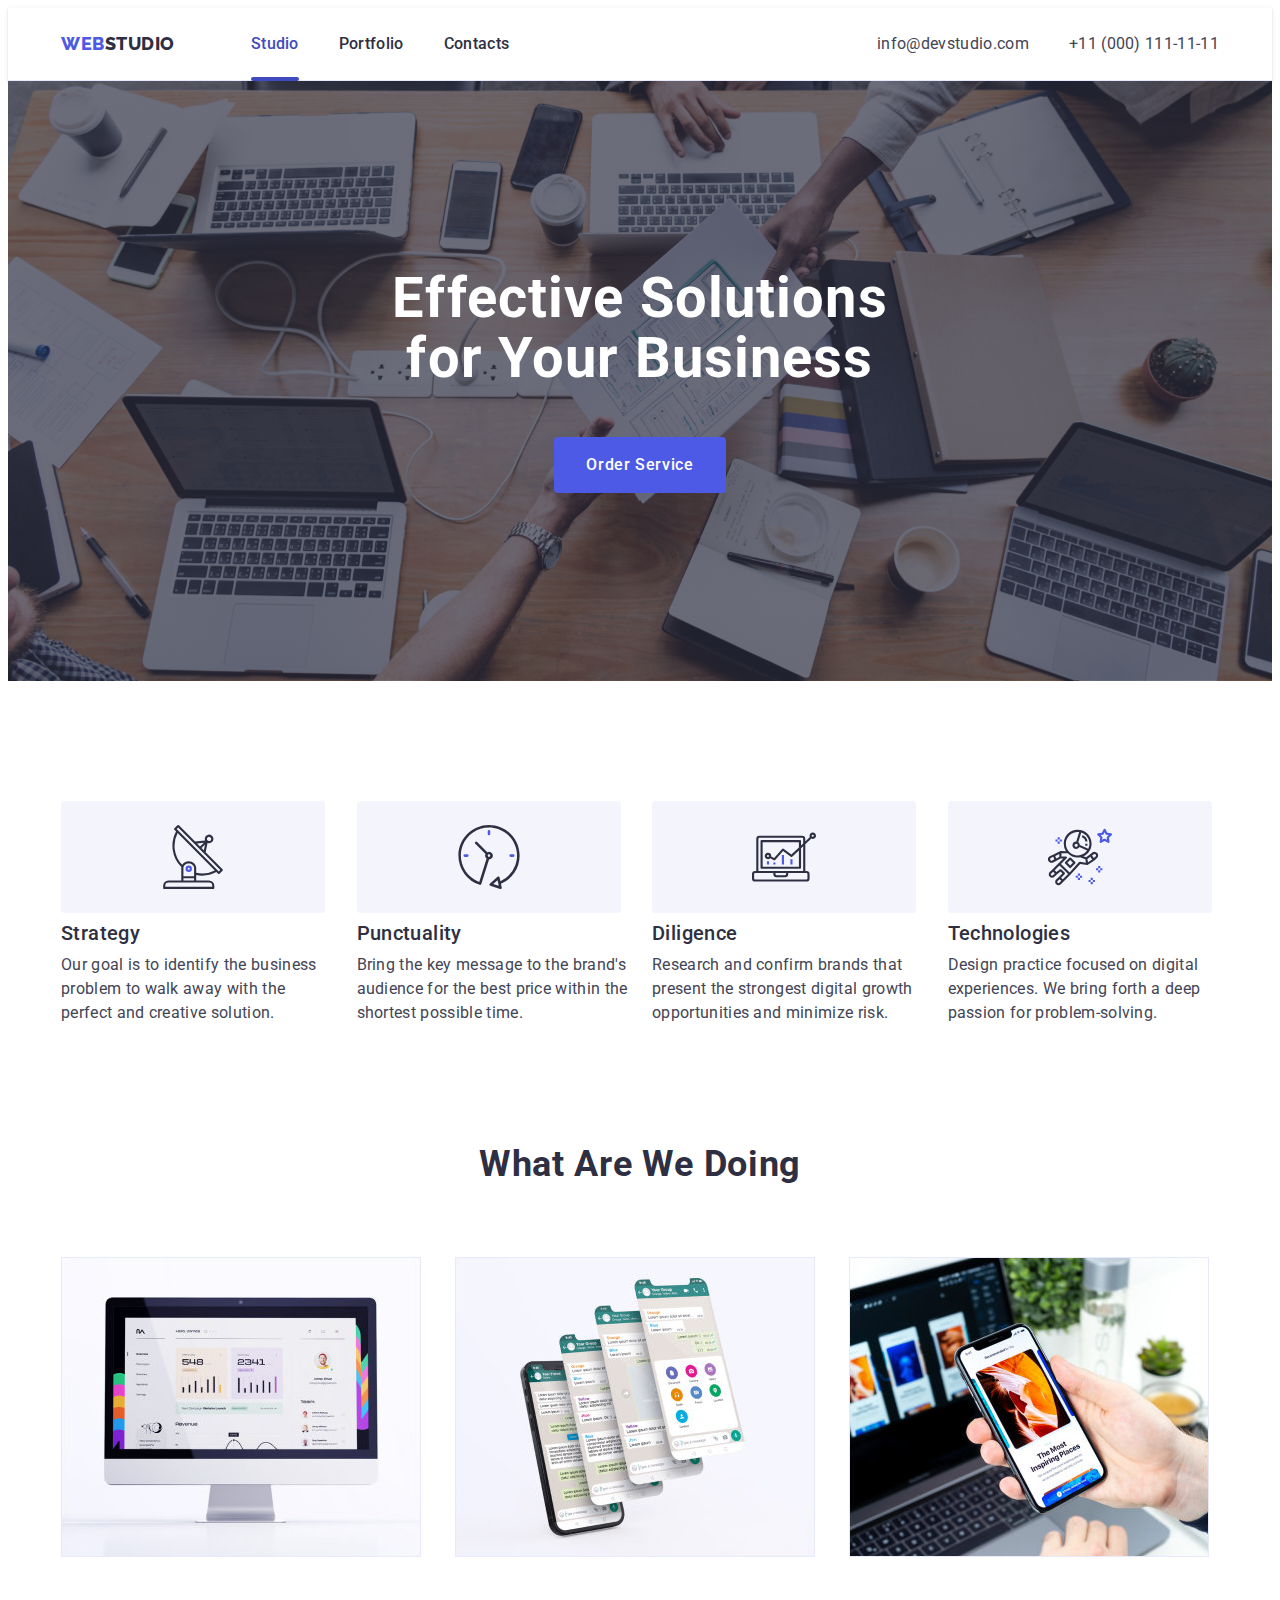
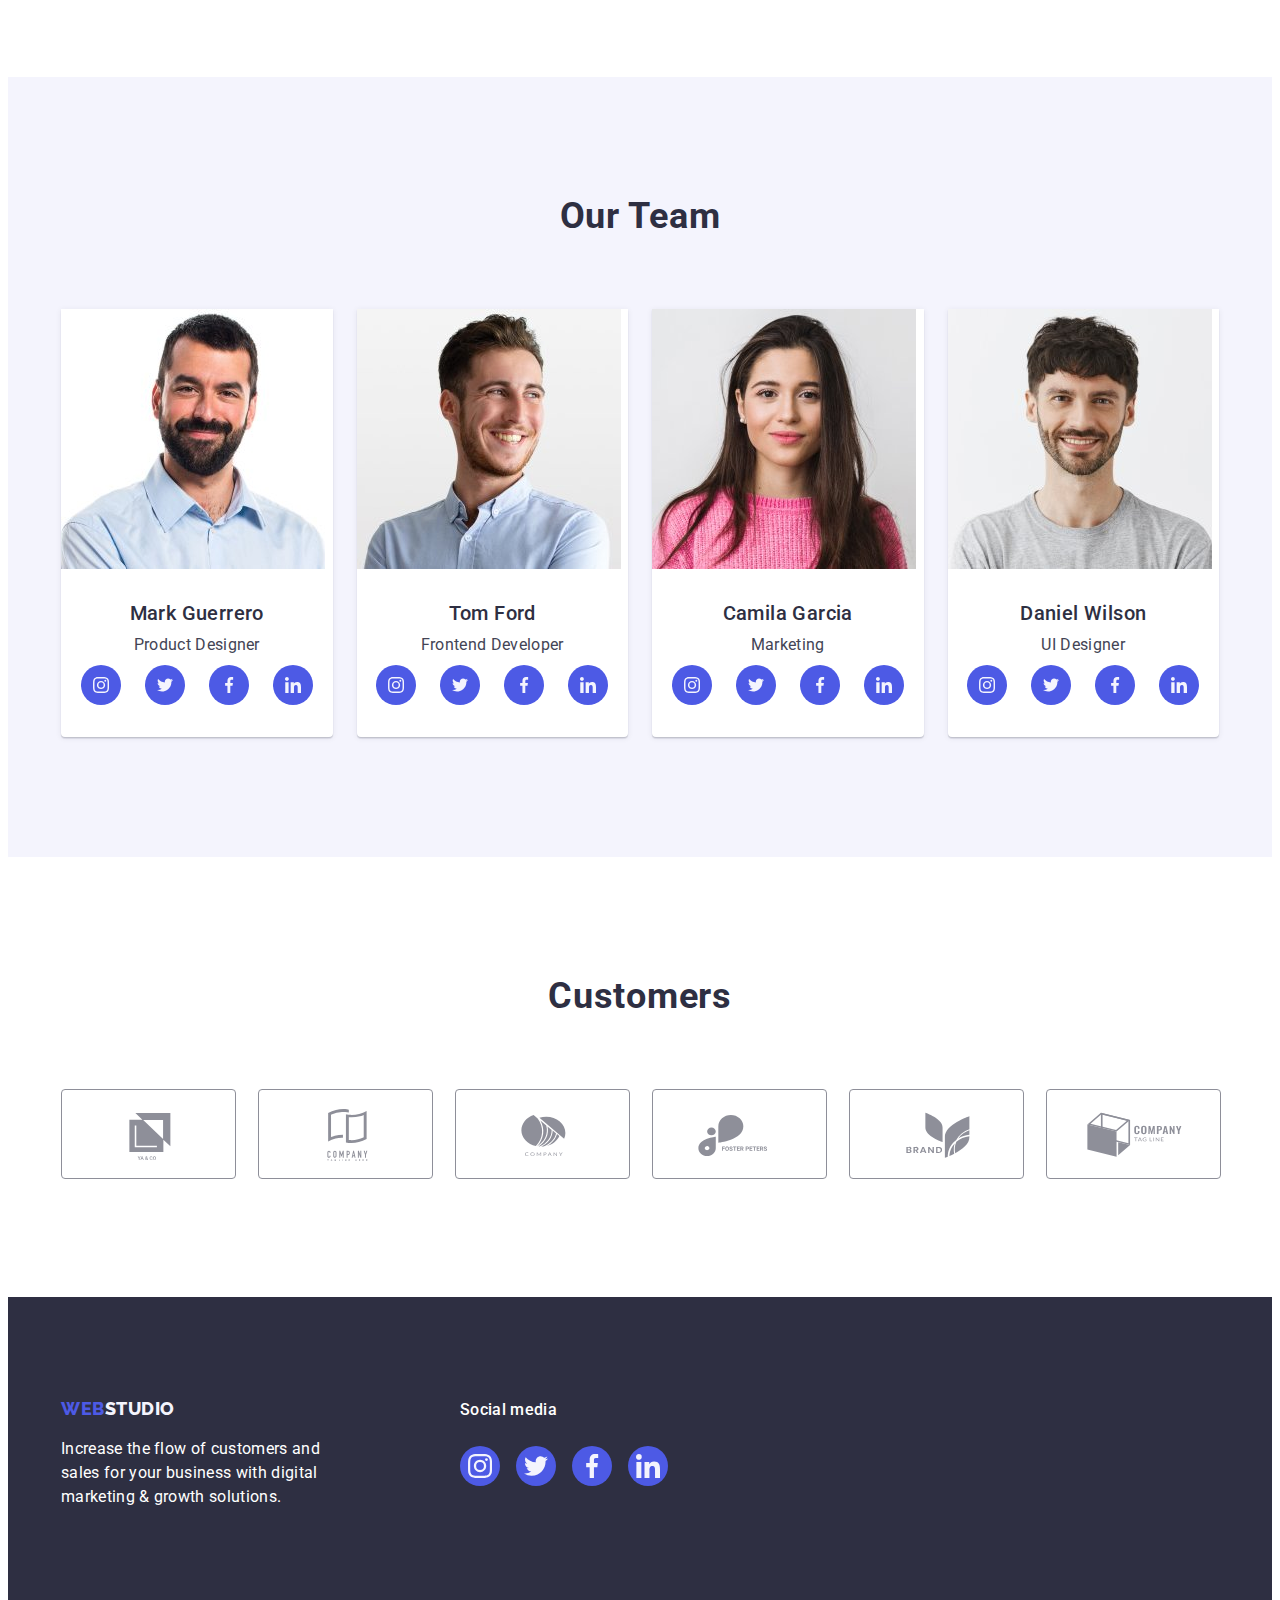
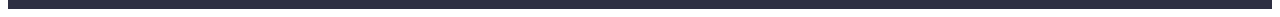
<file: index.html>
<!DOCTYPE html>
<html lang="en">
  <head>
    <meta charset="UTF-8" />
    <meta http-equiv="X-UA-Compatible" content="IE=edge" />
    <meta name="viewport" content="width=device-width, initial-scale=1.0" />
    <title>WebStudio</title>
    <link rel="preconnect" href="https://fonts.googleapis.com" />
    <link rel="preconnect" href="https://fonts.gstatic.com" crossorigin />
    <link
      href="https://fonts.googleapis.com/css2?family=Raleway:wght@800&family=Roboto:wght@400;500;700&display=swap"
      rel="stylesheet"
    />
    <link
      rel="stylesheet"
      href="https://cdnjs.cloudflare.com/ajax/libs/modern-normalize/1.1.0/modern-normalize.min.css"
      integrity="sha512-wpPYUAdjBVSE4KJnH1VR1HeZfpl1ub8YT/NKx4PuQ5NmX2tKuGu6U/JRp5y+Y8XG2tV+wKQpNHVUX03MfMFn9Q=="
      crossorigin="anonymous"
      referrerpolicy="no-referrer"
    />
    <link rel="stylesheet" href="./css/styles.css" />
  </head>
  <body>
    <header class="header">
      <div class="container">
        <nav class="page-nav">
          <a href="./index.html" class="logo link"
            >Web<span class="navi">Studio</span></a
          >
          <ul class="menu list">
            <li class="item">
              <a href="./index.html" class="link current">Studio</a>
            </li>
            <li class="item">
              <a href="./portfolio.html" class="link">Portfolio</a>
            </li>
            <li class="item">
              <a href="" class="link">Contacts</a>
            </li>
          </ul>
        </nav>
        <address>
          <ul class="address list">
            <li class="item">
              <a href="mailto:info@devstudio.com" class="link"
                >info@devstudio.com</a
              >
            </li>
            <li class="item">
              <a href="tel:+110001111111" class="link">+11 (000) 111-11-11</a>
            </li>
          </ul>
        </address>
      </div>
    </header>
    <main>
      <section class="hero">
        <div class="container">
          <h1 class="hero-title">Effective Solutions for Your Business</h1>
          <button class="order-btn btn" type="button" data-modal-open>
            Order Service
          </button>
        </div>
      </section>

      <section class="principle section">
        <div class="container">
          <h2 class="invisible">Company Principles</h2>
          <ul class="list">
            <li class="item">
              <div class="advances">
                <svg
                  class="advances-icon"
                  width="64"
                  height="64"
                  aria-label="antenna"
                >
                  <use href="./images/icons.svg#icon-section_2_icon-1"></use>
                </svg>
              </div>
              <h3 class="title">Strategy</h3>
              <p class="base-text">
                Our goal is to identify the business problem to walk away with
                the perfect and creative solution.
              </p>
            </li>
            <li class="item">
              <div class="advances">
                <svg
                  class="advances-icon"
                  width="64"
                  height="64"
                  aria-label="clock"
                >
                  <use href="./images/icons.svg#icon-section_2_icon-2"></use>
                </svg>
              </div>
              <h3 class="title">Punctuality</h3>
              <p class="base-text">
                Bring the key message to the brand's audience for the best price
                within the shortest possible time.
              </p>
            </li>
            <li class="item">
              <div class="advances">
                <svg
                  class="advances-icon"
                  width="64"
                  height="64"
                  aria-label="diagram"
                >
                  <use href="./images/icons.svg#icon-section_2_icon-3"></use>
                </svg>
              </div>
              <h3 class="title">Diligence</h3>
              <p class="base-text">
                Research and confirm brands that present the strongest digital
                growth opportunities and minimize risk.
              </p>
            </li>
            <li class="item">
              <div class="advances">
                <svg
                  class="advances-icon"
                  width="64"
                  height="64"
                  aria-label="astronault"
                >
                  <use href="./images/icons.svg#icon-section_2_icon-4"></use>
                </svg>
              </div>
              <h3 class="title">Technologies</h3>
              <p class="base-text">
                Design practice focused on digital experiences. We bring forth a
                deep passion for problem-solving.
              </p>
            </li>
          </ul>
        </div>
      </section>

      <section class="activities">
        <div class="container">
          <h2 class="title">What are we doing</h2>
          <ul class="list">
            <li class="item">
              <img
                src="./images/doing_1.jpg"
                alt="Photo task 1"
                width="360"
                height="300"
              />
            </li>
            <li class="item">
              <img
                src="./images/doing_2.jpg"
                alt="Photo task 2"
                width="360"
                height="300"
              />
            </li>
            <li class="item">
              <img
                src="./images/doing_3.jpg"
                alt="Photo task 3"
                width="360"
                height="300"
              />
            </li>
          </ul>
        </div>
      </section>

      <section class="team section">
        <div class="container">
          <h2 class="title">Our Team</h2>
          <ul class="list">
            <li class="item">
              <img
                src="./images/workers/mark_guerrero.jpg"
                alt="Mark Guerrero photo"
                width="264"
                height="260"
              />
              <div class="team-card">
                <h3 class="title">Mark Guerrero</h3>
                <p class="base-text">Product Designer</p>
                <ul class="social-list list">
                  <li class="social-list-item">
                    <a href="" class="social-list-link">
                      <svg
                        class="social-list-icon"
                        width="16"
                        height="16"
                        aria-label="instagram"
                      >
                        <use href="./images/icons.svg#icon-instagram"></use>
                      </svg>
                    </a>
                  </li>
                  <li class="social-list-item">
                    <a href="" class="social-list-link">
                      <svg
                        class="social-list-icon"
                        width="16"
                        height="16"
                        aria-label="twitter"
                      >
                        <use href="./images/icons.svg#icon-twitter"></use>
                      </svg>
                    </a>
                  </li>
                  <li class="social-list-item">
                    <a href="" class="social-list-link">
                      <svg
                        class="social-list-icon"
                        width="16"
                        height="16"
                        aria-label="facebook"
                      >
                        <use href="./images/icons.svg#icon-facebook"></use>
                      </svg>
                    </a>
                  </li>
                  <li class="social-list-item">
                    <a href="" class="social-list-link">
                      <svg
                        class="social-list-icon"
                        width="16"
                        height="16"
                        aria-label="linkedin"
                      >
                        <use href="./images/icons.svg#icon-linkedin"></use>
                      </svg>
                    </a>
                  </li>
                </ul>
              </div>
            </li>
            <li class="item">
              <img
                src="./images/workers/tom_ford.jpg"
                alt="Tom Ford photo"
                width="264"
                height="260"
              />
              <div class="team-card">
                <h3 class="title">Tom Ford</h3>
                <p class="base-text">Frontend Developer</p>
                <ul class="social-list list">
                  <li class="social-list-item">
                    <a href="" class="social-list-link">
                      <svg
                        class="social-list-icon"
                        width="16"
                        height="16"
                        aria-label="instagram"
                      >
                        <use href="./images/icons.svg#icon-instagram"></use>
                      </svg>
                    </a>
                  </li>
                  <li class="social-list-item">
                    <a href="" class="social-list-link">
                      <svg
                        class="social-list-icon"
                        width="16"
                        height="16"
                        aria-label="icon-twitter"
                      >
                        <use href="./images/icons.svg#icon-twitter"></use>
                      </svg>
                    </a>
                  </li>
                  <li class="social-list-item">
                    <a href="" class="social-list-link">
                      <svg
                        class="social-list-icon"
                        width="16"
                        height="16"
                        aria-label="facebook"
                      >
                        <use href="./images/icons.svg#icon-facebook"></use>
                      </svg>
                    </a>
                  </li>
                  <li class="social-list-item">
                    <a href="" class="social-list-link">
                      <svg
                        class="social-list-icon"
                        width="16"
                        height="16"
                        aria-label="linkedin"
                      >
                        <use href="./images/icons.svg#icon-linkedin"></use>
                      </svg>
                    </a>
                  </li>
                </ul>
              </div>
            </li>
            <li class="item">
              <img
                src="./images/workers/camila_garcia.jpg"
                alt="Camila Garcia photo"
                width="264"
                height="260"
              />
              <div class="team-card">
                <h3 class="title">Camila Garcia</h3>
                <p class="base-text">Marketing</p>
                <ul class="social-list list">
                  <li class="social-list-item">
                    <a href="" class="social-list-link">
                      <svg
                        class="social-list-icon"
                        width="16"
                        height="16"
                        aria-label="instagram"
                      >
                        <use href="./images/icons.svg#icon-instagram"></use>
                      </svg>
                    </a>
                  </li>
                  <li class="social-list-item">
                    <a href="" class="social-list-link">
                      <svg
                        class="social-list-icon"
                        width="16"
                        height="16"
                        aria-label="icon-twitter"
                      >
                        <use href="./images/icons.svg#icon-twitter"></use>
                      </svg>
                    </a>
                  </li>
                  <li class="social-list-item">
                    <a href="" class="social-list-link">
                      <svg
                        class="social-list-icon"
                        width="16"
                        height="16"
                        aria-label="facebook"
                      >
                        <use href="./images/icons.svg#icon-facebook"></use>
                      </svg>
                    </a>
                  </li>
                  <li class="social-list-item">
                    <a href="" class="social-list-link">
                      <svg
                        class="social-list-icon"
                        width="16"
                        height="16"
                        aria-label="linkedin"
                      >
                        <use href="./images/icons.svg#icon-linkedin"></use>
                      </svg>
                    </a>
                  </li>
                </ul>
              </div>
            </li>
            <li class="item">
              <img
                src="./images/workers/daniel_wilson.jpg"
                alt="Daniel Wilson photo"
                width="264"
                height="260"
              />
              <div class="team-card">
                <h3 class="title">Daniel Wilson</h3>
                <p class="base-text">UI Designer</p>
                <ul class="social-list list">
                  <li class="social-list-item">
                    <a href="" class="social-list-link">
                      <svg
                        class="social-list-icon"
                        width="16"
                        height="16"
                        aria-label="instagram"
                      >
                        <use href="./images/icons.svg#icon-instagram"></use>
                      </svg>
                    </a>
                  </li>
                  <li class="social-list-item">
                    <a href="" class="social-list-link">
                      <svg
                        class="social-list-icon"
                        width="16"
                        height="16"
                        aria-label="icon-twitter"
                      >
                        <use href="./images/icons.svg#icon-twitter"></use>
                      </svg>
                    </a>
                  </li>
                  <li class="social-list-item">
                    <a href="" class="social-list-link">
                      <svg
                        class="social-list-icon"
                        width="16"
                        height="16"
                        aria-label="facebook"
                      >
                        <use href="./images/icons.svg#icon-facebook"></use>
                      </svg>
                    </a>
                  </li>
                  <li class="social-list-item">
                    <a href="" class="social-list-link">
                      <svg
                        class="social-list-icon"
                        width="16"
                        height="16"
                        aria-label="linkedin"
                      >
                        <use href="./images/icons.svg#icon-linkedin"></use>
                      </svg>
                    </a>
                  </li>
                </ul>
              </div>
            </li>
          </ul>
        </div>
      </section>
      <section class="customers section">
        <div class="container">
          <h2 class="title">Customers</h2>
          <ul class="list">
            <li class="item">
              <a href="" class="group-link link"
                ><svg
                  class="icon"
                  aria-label="icon company 1"
                  width="104"
                  height="56"
                >
                  <use href="./images/icons.svg#icon-group1"></use></svg
              ></a>
            </li>
            <li class="item">
              <a href="" class="group-link link"
                ><svg
                  class="icon"
                  aria-label="icon company 2"
                  width="104"
                  height="56"
                >
                  <use href="./images/icons.svg#icon-group2"></use></svg
              ></a>
            </li>
            <li class="item">
              <a href="" class="group-link link"
                ><svg
                  class="icon"
                  aria-label="icon company 3"
                  width="104"
                  height="56"
                >
                  <use href="./images/icons.svg#icon-group3"></use></svg
              ></a>
            </li>
            <li class="item">
              <a href="" class="group-link link"
                ><svg
                  class="icon"
                  aria-label="icon company 4"
                  width="104"
                  height="56"
                >
                  <use href="./images/icons.svg#icon-group4"></use></svg
              ></a>
            </li>
            <li class="item">
              <a href="" class="group-link link"
                ><svg
                  class="icon"
                  aria-label="icon company 5"
                  width="104"
                  height="56"
                >
                  <use href="./images/icons.svg#icon-group5"></use></svg
              ></a>
            </li>
            <li class="item">
              <a href="" class="group-link link"
                ><svg
                  class="icon"
                  aria-label="icon company 6"
                  width="104"
                  height="56"
                >
                  <use href="./images/icons.svg#icon-group6"></use></svg
              ></a>
            </li>
          </ul>
        </div>
      </section>
    </main>
    <footer class="footer">
      <div class="container footer-div">
        <div class="footer-div-logo">
          <a href="./index.html" class="logo link"
            >Web<span class="cloud">Studio</span></a
          >
          <p class="base-text whitecol">
            Increase the flow of customers and sales for your business with
            digital marketing & growth solutions.
          </p>
        </div>
        <div class="container footer-social-section">
          <p class="footer-social-p">Social media</p>
          <ul class="social-list list">
            <li class="social-list-item">
              <a href="" class="social-list-link">
                <svg
                  class="social-list-icon"
                  aria-label="icon-instagram"
                  width="24"
                  height="24"
                >
                  <use href="./images/icons.svg#icon-instagram"></use>
                </svg>
              </a>
            </li>
            <li class="social-list-item">
              <a href="" class="social-list-link">
                <svg
                  class="social-list-icon"
                  aria-label="icon-twitter"
                  width="24"
                  height="24"
                >
                  <use href="./images/icons.svg#icon-twitter"></use>
                </svg>
              </a>
            </li>
            <li class="social-list-item">
              <a href="" class="social-list-link">
                <svg
                  class="social-list-icon"
                  aria-label="icon-facebook"
                  width="24"
                  height="24"
                >
                  <use href="./images/icons.svg#icon-facebook"></use>
                </svg>
              </a>
            </li>
            <li class="social-list-item">
              <a href="" class="social-list-link">
                <svg
                  class="social-list-icon"
                  aria-label="icon-linkedin"
                  width="24"
                  height="24"
                >
                  <use href="./images/icons.svg#icon-linkedin"></use>
                </svg>
              </a>
            </li>
          </ul>
        </div>
      </div>
    </footer>
    <div class="backdrop is-hidden" data-modal>
      <div class="modal">
        <button type="button" class="modal-close-btn" data-modal-close>
          <svg
            class="modal-close-icon"
            aria-label="icon close"
            width="8"
            height="8"
          >
            <use href="./images/icons.svg#icon-close"></use>
          </svg>
        </button>
      </div>
    </div>

    <script src="./js/modal.js"></script>
  </body>
</html>
</file>
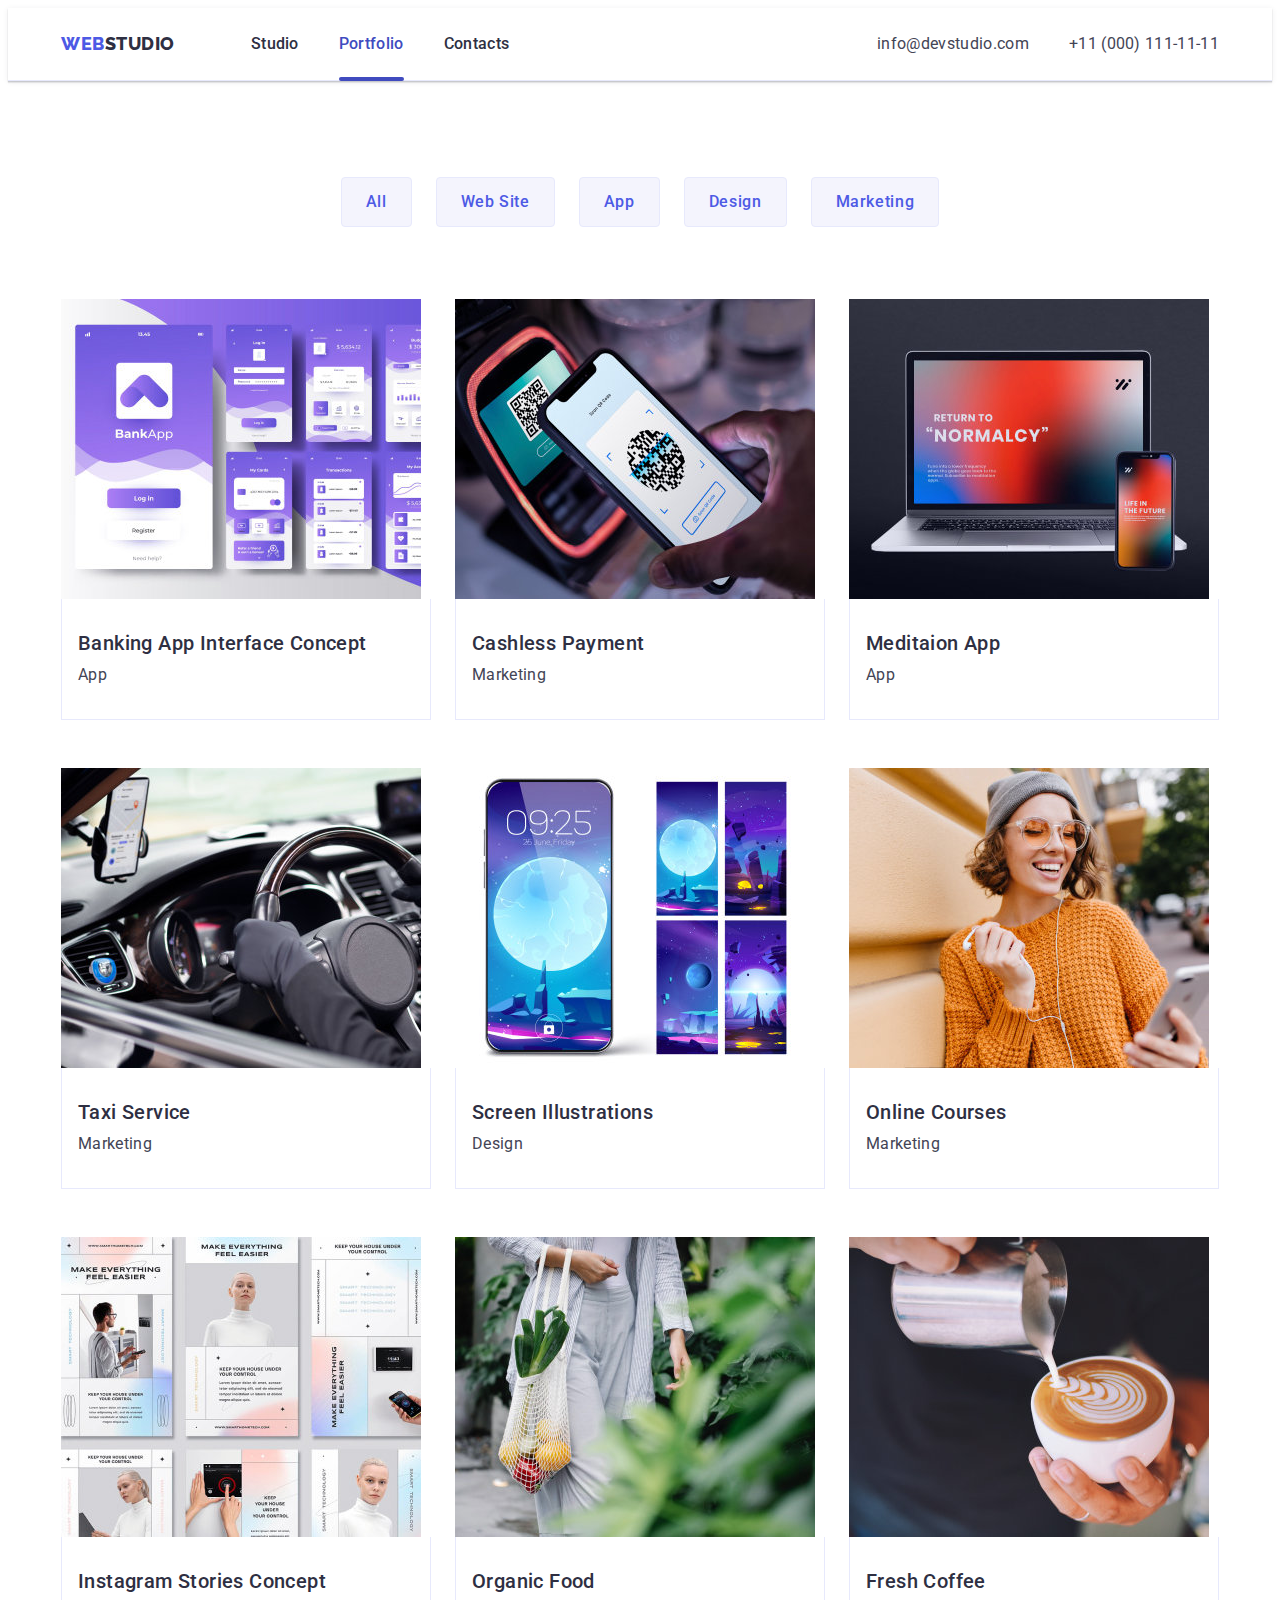
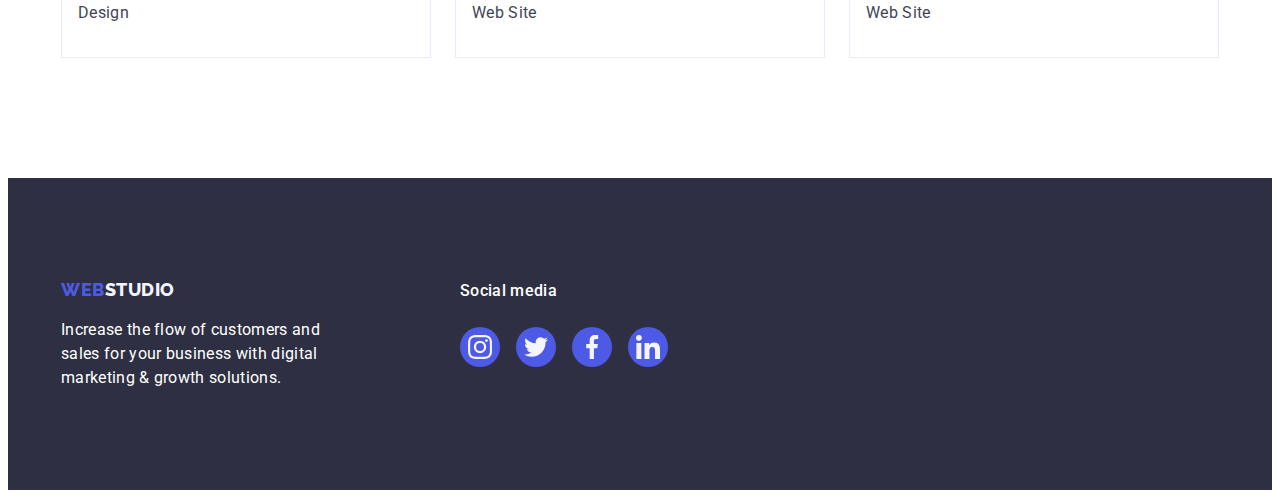
<file: portfolio.html>
<!DOCTYPE html>
<html lang="en">
  <head>
    <meta charset="UTF-8" />
    <meta http-equiv="X-UA-Compatible" content="IE=edge" />
    <meta name="viewport" content="width=device-width, initial-scale=1.0" />
    <title>Portfolio</title>
    <link rel="preconnect" href="https://fonts.googleapis.com" />
    <link rel="preconnect" href="https://fonts.gstatic.com" crossorigin />
    <link
      href="https://fonts.googleapis.com/css2?family=Raleway:wght@800&family=Roboto:wght@400;500;700&display=swap"
      rel="stylesheet"
    />
    <link
      rel="stylesheet"
      href="https://cdnjs.cloudflare.com/ajax/libs/modern-normalize/1.1.0/modern-normalize.min.css"
      integrity="sha512-wpPYUAdjBVSE4KJnH1VR1HeZfpl1ub8YT/NKx4PuQ5NmX2tKuGu6U/JRp5y+Y8XG2tV+wKQpNHVUX03MfMFn9Q=="
      crossorigin="anonymous"
      referrerpolicy="no-referrer"
    />
    <link rel="stylesheet" href="./css/styles.css" />
  </head>

  <body>
    <header class="header">
      <div class="container">
        <nav class="page-nav">
          <a href="./index.html" class="logo link"
            >Web<span class="navi">Studio</span></a
          >
          <ul class="menu list">
            <li class="item">
              <a href="./index.html" class="link">Studio</a>
            </li>
            <li class="item">
              <a href="./portfolio.html" class="current link">Portfolio</a>
            </li>
            <li class="item">
              <a href="" class="link">Contacts</a>
            </li>
          </ul>
        </nav>
        <address>
          <ul class="address list">
            <li class="item">
              <a href="mailto:info@devstudio.com" class="link"
                >info@devstudio.com</a
              >
            </li>
            <li class="item">
              <a href="tel:+110001111111" class="link">+11 (000) 111-11-11</a>
            </li>
          </ul>
        </address>
      </div>
    </header>
    <main>
      <section class="projects">
        <div class="container">
          <h1 class="invisible">Our projects</h1>
          <ul class="filter list">
            <li class="item">
              <button type="button" class="radio-btn btn">All</button>
            </li>
            <li class="item">
              <button type="button" class="radio-btn btn">Web Site</button>
            </li>
            <li class="item">
              <button type="button" class="radio-btn btn">App</button>
            </li>
            <li class="item">
              <button type="button" class="radio-btn btn">Design</button>
            </li>
            <li class="item">
              <button type="button" class="radio-btn btn">Marketing</button>
            </li>
          </ul>
          <ul class="project-list list">
            <li class="project">
              <a href="" class="portfolio-link link">
                <div class="portfolio-overlay">
                  <img
                    src="./images/project_1.jpg"
                    alt="project 1"
                    width="360"
                  />
                  <p class="overlay-text">
                    14 Stylish and User-Friendly App Design Concepts · Task
                    Manager App · Calorie Tracker App · Exotic Fruit Ecommerce
                    App · Cloud Storage App
                  </p>
                </div>
                <div class="descr">
                  <h2 class="project-title">Banking App Interface Concept</h2>
                  <p class="base-text">App</p>
                </div>
              </a>
            </li>
            <li class="project">
              <a href="" class="portfolio-link link">
                <div class="portfolio-overlay">
                  <img
                    src="./images/project_2.jpg"
                    alt="project 2"
                    width="360"
                  />
                  <p class="overlay-text">
                    14 Stylish and User-Friendly App Design Concepts · Task
                    Manager App · Calorie Tracker App · Exotic Fruit Ecommerce
                    App · Cloud Storage App
                  </p>
                </div>
                <div class="descr">
                  <h2 class="project-title">Cashless Payment</h2>
                  <p class="base-text">Marketing</p>
                </div>
              </a>
            </li>
            <li class="project">
              <a href="" class="portfolio-link link">
                <div class="portfolio-overlay">
                  <img
                    src="./images/project_3.jpg"
                    alt="project 3"
                    width="360"
                  />
                  <p class="overlay-text">
                    14 Stylish and User-Friendly App Design Concepts · Task
                    Manager App · Calorie Tracker App · Exotic Fruit Ecommerce
                    App · Cloud Storage App
                  </p>
                </div>
                <div class="descr">
                  <h2 class="project-title">Meditaion App</h2>
                  <p class="base-text">App</p>
                </div>
              </a>
            </li>
            <li class="project">
              <a href="" class="portfolio-link link">
                <div class="portfolio-overlay">
                  <img
                    src="./images/project_4.jpg"
                    alt="project 4"
                    width="360"
                  />
                  <p class="overlay-text">
                    14 Stylish and User-Friendly App Design Concepts · Task
                    Manager App · Calorie Tracker App · Exotic Fruit Ecommerce
                    App · Cloud Storage App
                  </p>
                </div>
                <div class="descr">
                  <h2 class="project-title">Taxi Service</h2>
                  <p class="base-text">Marketing</p>
                </div>
              </a>
            </li>
            <li class="project">
              <a href="" class="portfolio-link link">
                <div class="portfolio-overlay">
                  <img
                    src="./images/project_5.jpg"
                    alt="project 6"
                    width="360"
                  />
                  <p class="overlay-text">
                    14 Stylish and User-Friendly App Design Concepts · Task
                    Manager App · Calorie Tracker App · Exotic Fruit Ecommerce
                    App · Cloud Storage App
                  </p>
                </div>
                <div class="descr">
                  <h2 class="project-title">Screen Illustrations</h2>
                  <p class="base-text">Design</p>
                </div>
              </a>
            </li>
            <li class="project">
              <a href="" class="portfolio-link link">
                <div class="portfolio-overlay">
                  <img
                    src="./images/project_6.jpg"
                    alt="project 6"
                    width="360"
                  />
                  <p class="overlay-text">
                    14 Stylish and User-Friendly App Design Concepts · Task
                    Manager App · Calorie Tracker App · Exotic Fruit Ecommerce
                    App · Cloud Storage App
                  </p>
                </div>
                <div class="descr">
                  <h2 class="project-title">Online Courses</h2>
                  <p class="base-text">Marketing</p>
                </div>
              </a>
            </li>
            <li class="project">
              <a href="" class="portfolio-link link">
                <div class="portfolio-overlay">
                  <img
                    src="./images/project_7.jpg"
                    alt="project 7"
                    width="360"
                  />
                  <p class="overlay-text">
                    14 Stylish and User-Friendly App Design Concepts · Task
                    Manager App · Calorie Tracker App · Exotic Fruit Ecommerce
                    App · Cloud Storage App
                  </p>
                </div>
                <div class="descr">
                  <h2 class="project-title">Instagram Stories Concept</h2>
                  <p class="base-text">Design</p>
                </div>
              </a>
            </li>
            <li class="project">
              <a href="" class="portfolio-link link">
                <div class="portfolio-overlay">
                  <img
                    src="./images/project_8.jpg"
                    alt="project 8"
                    width="360"
                  />
                  <p class="overlay-text">
                    14 Stylish and User-Friendly App Design Concepts · Task
                    Manager App · Calorie Tracker App · Exotic Fruit Ecommerce
                    App · Cloud Storage App
                  </p>
                </div>
                <div class="descr">
                  <h2 class="project-title">Organic Food</h2>
                  <p class="base-text">Web Site</p>
                </div>
              </a>
            </li>
            <li class="project">
              <a href="" class="portfolio-link link">
                <div class="portfolio-overlay">
                  <img
                    src="./images/project_9.jpg"
                    alt="project 9"
                    width="360"
                  />
                  <p class="overlay-text">
                    14 Stylish and User-Friendly App Design Concepts · Task
                    Manager App · Calorie Tracker App · Exotic Fruit Ecommerce
                    App · Cloud Storage App
                  </p>
                </div>
                <div class="descr">
                  <h2 class="project-title">Fresh Coffee</h2>
                  <p class="base-text">Web Site</p>
                </div>
              </a>
            </li>
          </ul>
        </div>
      </section>
    </main>
    <footer class="footer">
      <div class="container footer-div">
        <div class="footer-div-logo">
          <a href="./index.html" class="logo link"
            >Web<span class="cloud">Studio</span></a
          >
          <p class="base-text whitecol">
            Increase the flow of customers and sales for your business with
            digital marketing & growth solutions.
          </p>
        </div>
        <div class="container footer-social-section">
          <p class="footer-social-p">Social media</p>
          <ul class="social-list list">
            <li class="social-list-item">
              <a href="" class="social-list-link">
                <svg
                  class="social-list-icon"
                  aria-label="icon-instagram"
                  width="24"
                  height="24"
                >
                  <use href="./images/icons.svg#icon-instagram"></use>
                </svg>
              </a>
            </li>
            <li class="social-list-item">
              <a href="" class="social-list-link">
                <svg
                  class="social-list-icon"
                  aria-label="icon-twitter"
                  width="24"
                  height="24"
                >
                  <use href="./images/icons.svg#icon-twitter"></use>
                </svg>
              </a>
            </li>
            <li class="social-list-item">
              <a href="" class="social-list-link">
                <svg
                  class="social-list-icon"
                  aria-label="icon-facebook"
                  width="24"
                  height="24"
                >
                  <use href="./images/icons.svg#icon-facebook"></use>
                </svg>
              </a>
            </li>
            <li class="social-list-item">
              <a href="" class="social-list-link">
                <svg
                  class="social-list-icon"
                  aria-label="icon-linkedin"
                  width="24"
                  height="24"
                >
                  <use href="./images/icons.svg#icon-linkedin"></use>
                </svg>
              </a>
            </li>
          </ul>
        </div>
      </div>
    </footer>
    <script src="./js/modal.js"></script>
  </body>
</html>
</file>
<file: css/styles.css>
:root {
  /* iris */
  --pri-brand: #4d5ae5;
  /* ocean */
  --press-state: #404bbf;
  /* navy-blue */
  --dark: #2e2f42;
  /* green */
  --success: #31d0aa;
  /* slate */
  --main-text: #434455;
  /* grey */
  --hero-bg: #2e2f42;
  /* light-slate */
  --subtle-text: #8e8f99;
  /* cornflower */
  --accent: #e7e9fc;
  /* cloud */
  --light: #f4f4fd;
  /* navy-blue-modal */
  --modal-overlay: #2e2f42;
  --overlay-on-page: 250ms cubic-bezier(0.4, 0, 0.2, 1);
}

body {
  font-family: "Roboto", sans-serif;
  color: var(--main-text);
}

.base-text {
  font-size: 16px;
  line-height: 1.5;
  letter-spacing: 0.02em;
  color: var(--main-text);
}

h1,
h2,
h3,
h4,
p {
  margin: 0;
}
img {
  display: block;
}
.list {
  list-style: none;
  margin: 0;
  padding-left: 0;
}

.link {
  text-decoration: none;
}

.navi {
  color: var(--dark);
}

.whitecol {
  color: #ffffff;
}

.invisible {
  visibility: collapse;
  height: 0;
}

.container {
  max-width: 1158px;
  margin-left: auto;
  margin-right: auto;
  padding-left: 15px;
  padding-right: 15px;

  /* outline: 1px solid blue; */
}

.section {
  padding-top: 120px;
  padding-bottom: 120px;
}

/* ======= HEADER ======= */
.header {
  border-bottom: 1px solid var(--accent);
  box-shadow: 0px 2px 1px rgba(46, 47, 66, 0.08),
    0px 1px 1px rgba(46, 47, 66, 0.16), 0px 1px 6px rgba(46, 47, 66, 0.08);
}

.header .container {
  display: flex;
  align-items: center;
  justify-content: space-between;
}

.menu,
.address {
  display: flex;
  align-items: center;
  gap: 40px;

  /* outline: 1px solid lime; */
}

.logo {
  font-family: "Raleway", sans-serif;
  font-weight: 800;
  font-size: 18px;
  line-height: 1.33;
  letter-spacing: 0.03em;
  text-transform: uppercase;
  color: var(--pri-brand);
}

.header .logo {
  margin-right: 76px;
}

.page-nav {
  display: flex;
  align-items: center;
}

.menu {
}

.menu .link {
  display: block;
  padding: 24px 0;
  font-weight: 500;
  font-size: 16px;
  line-height: 1.5;
  letter-spacing: 0.02em;
  color: var(--dark);
  /* position: relative; */
  transition: color var(--overlay-on-page);
}

.address .link {
  display: block;
  font-style: normal;
  font-size: 16px;
  line-height: 1.5;
  letter-spacing: 0.02em;
  color: var(--main-text);
  transition: color var(--overlay-on-page);
}

.menu .link:hover,
.menu .link:focus,
.address .link:hover,
.address .link:focus {
  color: var(--press-state);
}
.menu .current {
  position: relative;
  color: #404bbf;

}

.current::after {
  content: "";
  position: absolute;
  left: 0;
  bottom: -1px;
  height: 4px;
  background-color: var(--press-state);
  border-radius: 2px;
  width: 100%;
  height: 4px;
}


/* ======= /HEADER ======= */

/* ======= HERO ======= */
.hero {
  max-width: 1440px;
  background: #2e2f42;
  background-image: linear-gradient(
      rgba(46, 47, 66, 0.7),
      rgba(46, 47, 66, 0.7)
    ),
    url("../images/people-office.jpg");
  background-repeat: no-repeat;
  background-size: cover;
  background-position: center;
  text-align: center;
  padding-top: 188px;
  padding-bottom: 188px;
}

.hero-title {
  margin: 0 auto 48px;
  max-width: 496px;
  font-weight: 700;
  font-size: 56px;
  line-height: 1.07;
  letter-spacing: 0.02em;
  color: #ffffff;
}

.btn {
  font-family: inherit;
  font-weight: 500;
  font-size: 16px;
  line-height: 1.5;
  letter-spacing: 0.04em;
  cursor: pointer;
  border-radius: 4px;
}

.order-btn {
  display: block;
  padding: 16px 32px;
  color: #ffffff;
  background: var(--pri-brand);
  border: none;
  min-width: 169px;
  margin: auto;
  transition: background-color var(--overlay-on-page);
}

.order-btn:hover,
.order-btn:focus {
  background: var(--press-state);
}

/* ======= /HERO ======= */

/* ======= PRINCIPLE ======= */
.principle .container {
  /* padding-bottom: 120px; */
}

.principle .title,
.team .list .title,
.project-list h2 {
  margin-bottom: 8px;
  font-weight: 500;
  font-size: 20px;
  line-height: 1.2;
  letter-spacing: 0.02em;
  color: var(--dark);
}

.principle .list {
  display: flex;
  gap: 24px;
  /* justify-content: space-between; */
}

.principle .item {
  width: calc((100% - 72px) / 4);

  /* outline: 1px solid green; */
}
.principle .advances {
  display: flex;
  justify-content: center;
  align-items: center;
  width: calc((100% - 72px) / 4);
  width: 264px;
  height: 112px;
  background-color: #f4f4fd;
  border-radius: 4px;
  margin-bottom: 8px;
}
.principle .advances-icon {
  width: 64px;
  height: 64px;
}
/* ======= /PRINCIPLE ======= */

/* ======= ACTIVITIES ======= */
.activities {
  padding-bottom: 120px;
  /* text-align: center; */
}

.activities .container {
}

.activities .title,
.team .title {
  font-weight: 700;
  font-size: 36px;
  line-height: 1.11;
  text-align: center;
  letter-spacing: 0.02em;
  text-transform: capitalize;
  color: var(--dark);
  margin-bottom: 72px;
}

.activities .list {
  display: flex;
  gap: 24px;
}

.activities .item {
  width: calc((100% - 48px) / 3);
}

/* ======= /ACTIVITIES ======= */

/* ======= TEAM ======= */
.team {
  background-color: var(--light);
}

.team .list {
  display: flex;
  gap: 24px;
  text-align: center;
}

.team .item {
  width: calc((100% - 72px) / 4);
  background-color: #ffffff;
  border-radius: 0px 0px 4px 4px;
  box-shadow: 0px 1px 6px rgba(46, 47, 66, 0.08),
    0px 1px 1px rgba(46, 47, 66, 0.16), 0px 2px 1px rgba(46, 47, 66, 0.08);
}
.team-card {
  padding: 32px 0;
}
.team .title {
  text-align: center;
  margin-bottom: 72px;
}
.team .base-text {
  text-align: center;
}

.team .social-list-link:hover,
.team .social-list-link:focus {
  background-color: var(--press-state);
}
.social-list {
  display: flex;
  justify-content: center;
  padding-top: 8px;
}
.social-list-link {
  display: flex;
  justify-content: center;
  align-items: center;
  width: 40px;
  height: 40px;

  border-radius: 50%;
  background-color: #4d5ae5;
  transition: background-color var(--overlay-on-page);
}
.social-list-icon {
  fill: var(--light);
}

/* ======= /TEAM ======= */

/* ======= CUSTOMERS ======= */
.customers .title {
  font-family: "Roboto";
  font-style: normal;
  font-weight: 700;
  font-size: 36px;
  line-height: 1.11;

  text-align: center;
  letter-spacing: 0.02em;
  text-transform: capitalize;
  color: #2e2f42;
  margin-bottom: 72px;
}
.customers .list {
  /* width: 168px;
  height: 88px; */
  display: flex;
  justify-content: center;
  gap: 24px;
}
.customers .item {
  width: calc((100% - 120px) / 6);
  height: 88px;
}
.customers .link {
  width: 100%;
  height: 100%;
  border: 1px solid #8e8f99;
  border-radius: 4px;
  display: flex;
  justify-content: center;
  align-items: center;
  color: #8e8f99;
  fill: currentColor;
  transition: border-color var(--overlay-on-page), color var(--overlay-on-page);
}

.customers .icon {
  display: flex;
  justify-content: center;
  align-items: center;
  fill: currentColor;
}
.group-link{

}
.group-link:hover,
.group-link:focus {
  border-color: var(--press-state);
  color: var(--press-state);
}
/* ======= FOOTER ======= */
.footer {
  background-color: var(--dark);
  padding-top: 100px;
  padding-bottom: 100px;
}

.footer .container {
}

.footer .logo {
  display: inline-block;
  margin-bottom: 16px;
}

.cloud {
  color: var(--light);
}

.footer .whitecol {
  width: 264px;
}
/* /FOOTER */
/* Footer social section */
.footer-div {
  display: flex;
  align-items: baseline;
}
.footer-div-logo {
  margin-right: 120px;
}
.footer-social-section {
  margin-left: 0;
}
.footer .social-list {
  display: flex;
  flex-direction: row;
  gap: 16px;
}
.footer-social-p {
  font-family: "Roboto";
  font-style: normal;
  font-weight: 500;
  font-size: 16px;
  line-height: 1.5;
  letter-spacing: 0.02em;
  color: #ffffff;
  margin-bottom: 16px;
}
.footer .social-list-item {
  width: 40px;
  height: 40px;
}
.footer .social-list-link {
  display: flex;
  justify-content: center;
  align-items: center;
  width: 100%;
  height: 100%;
  border-radius: 50%;
  background-color: #4d5ae5;
  transition: background-color var(--overlay-on-page);
}
.footer .social-list-icon {
  fill: var(--light);
}
.footer .social-list-link:hover,
.footer .social-list-link:focus {
  background-color: var(--success);
}
/* ///FOOTER SOCIAL SECTION */

/* ----=  Portfolio =---- */
.projects {
  padding-top: 96px;
  padding-bottom: 120px;
}

.projects .filter {
  margin-bottom: 72px;
  display: flex;
  justify-content: center;
  gap: 24px;
}

.radio-btn {
  padding: 12px 24px;
  color: var(--pri-brand);
  background-color: var(--light);
  border: 1px solid var(--accent);
  transition: color var(--overlay-on-page),
    background-color var(--overlay-on-page), border-color var(--overlay-on-page),
    box-shadow var(--overlay-on-page);
}

.radio-btn:hover,
.radio-btn:focus {
  color: #ffffff;
  background-color: var(--press-state);
  border: 1px solid transparent;
  box-shadow: 0px 3px 1px rgba(0, 0, 0, 0.1), 0px 2px 1px rgba(0, 0, 0, 0.08),
    0px 2px 2px rgba(0, 0, 0, 0.12);
}

.project-list {
  display: flex;
  flex-wrap: wrap;
  gap: 48px 24px;
}

.project {
  width: calc((100% - 48px) / 3);
}
.project .link {
  display: block;
  transition: box-shadow var(--overlay-on-page);
}
.project .descr {
  padding: 32px 16px;
  border: 1px solid var(--accent);
  border-top: none;
}
.project .link:hover,
.project .link:focus {
  box-shadow: 0px 1px 6px rgba(46, 47, 66, 0.08),
    0px 1px 1px rgba(46, 47, 66, 0.16), 0px 2px 1px rgba(46, 47, 66, 0.08);
}

/* overlay portfolio */

.portfolio-overlay {
  position: relative;
  overflow: hidden;
}
.overlay-text {
  position: absolute;
  background-color: #4d5ae5;
  color: #f4f4fd;
  top: 0;
  padding: 40px 32px;
  width: 100%;
  height: 100%;
  left: 0px;
  top: 0px;
  mix-blend-mode: normal;

  font-family: "Roboto";
  font-style: normal;
  font-weight: 400;
  font-size: 16px;
  line-height: 1.5;
  letter-spacing: 0.02em;
  overflow: auto;

  transform: translateY(100%);

  transition: transform var(--overlay-on-page);
}

.portfolio-link:hover .overlay-text,
.portfolio-link:focus .overlay-text {
  transform: translateY(0%);
}
/* page portfolio */
/* page portfolio */
/* page portfolio */

/* backdrop */

.backdrop {
  position: fixed;
  top: 0;
  left: 0;
  width: 100%;
  height: 100%;
  background-color: rgba(46, 47, 66, 0.4);

  transition: opacity var(--overlay-on-page), visibility var(--overlay-on-page);
}

.modal {
  position: absolute;
  top: 50%;
  left: 50%;
  transform: translate(-50%, -50%);
  width: 408px;
  min-height: 584px;
  background-color: #fcfcfc;
  border-radius: 4px;
  box-shadow: 0px 1px 1px rgba(0, 0, 0, 0.14), 0px 1px 3px rgba(0, 0, 0, 0.12),
    0px 2px 1px rgba(0, 0, 0, 0.2);

  transition: transform var(--overlay-on-page);
}

.modal-close-btn {
  position: absolute;
  top: 24px;
  right: 24px;
  display: flex;
  justify-content: center;
  align-items: center;
  width: 24px;
  height: 24px;
  padding: 0;
  background: #e7e9fc;
  border: 1px solid rgba(0, 0, 0, 0.1);
  border-radius: 50%;
  box-sizing: border-box;
  cursor: pointer;

  transition: background-color var(--overlay-on-page),
    border var(--overlay-on-page);
}

.modal-close-btn:hover,
.modal-close-btn:focus {
  background-color: #404bbf;
  border: none;
  fill: #ffffff;
}

.modal-close-icon {
  transition: fill var(--overlay-on-page);
}

.is-hidden {
  opacity: 0;
  visibility: hidden;
  pointer-events: none;
}
</file>
